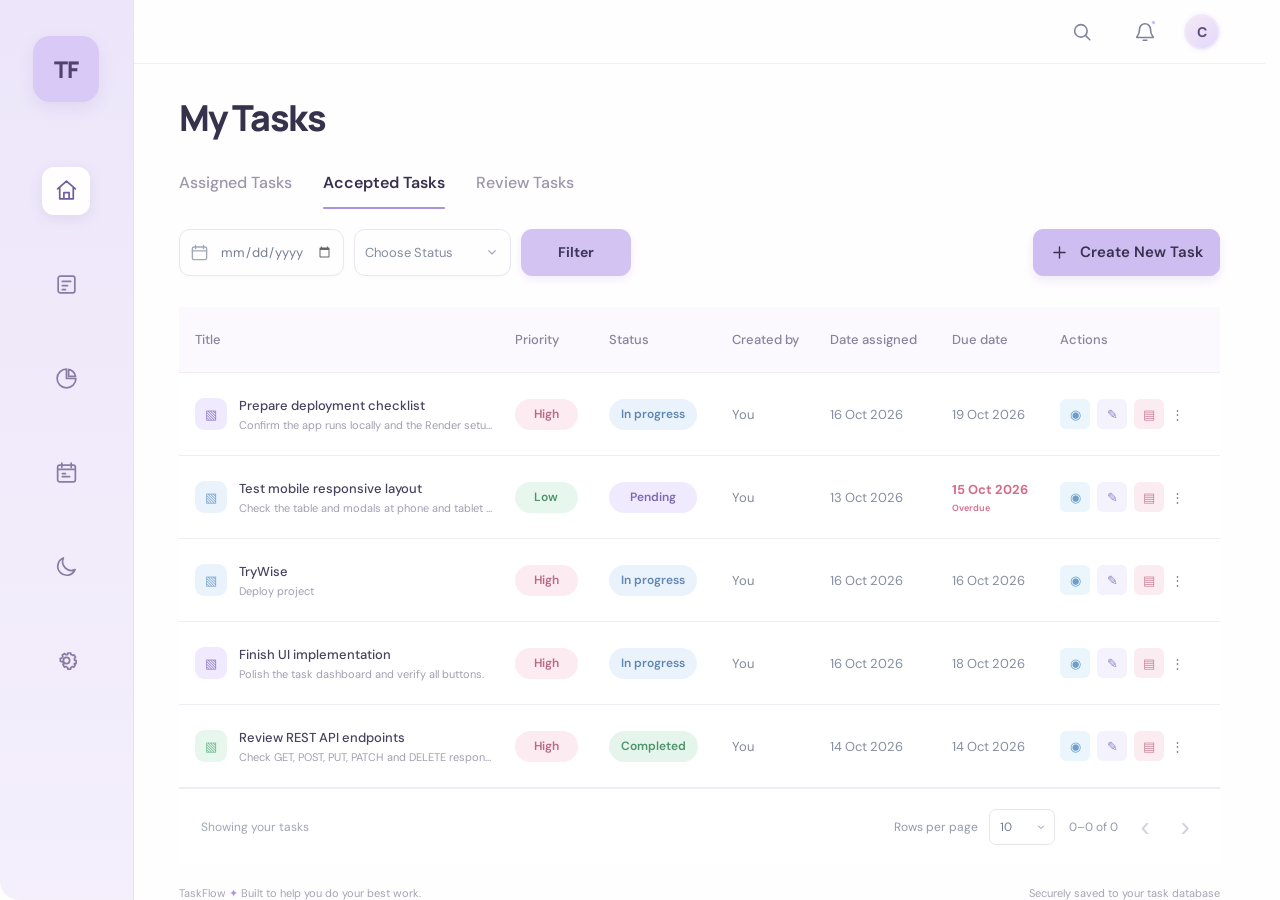
<file: task_manager_app/preview.html>
<!doctype html>
<html lang="en">
<head>
  <meta charset="utf-8">
  <meta name="viewport" content="width=device-width, initial-scale=1">
  <meta name="theme-color" content="#142448">
  <title>TaskFlow — My Tasks</title>
  <link rel="stylesheet" href="static/styles.css">
</head>
<body>
  <div class="app-shell">
    <aside class="sidebar" aria-label="Main navigation">
      <a class="brand" href="/" aria-label="TaskFlow home">TF</a>
      <nav class="side-nav">
        <button class="nav-icon active" type="button" data-nav="all" aria-label="All tasks" title="All tasks">
          <svg viewBox="0 0 24 24" aria-hidden="true"><path d="M3.5 10.5 12 3l8.5 7.5M5.5 9v11h13V9M9.5 20v-6h5v6"/></svg>
        </button>
        <button class="nav-icon" type="button" data-nav="pending" aria-label="Pending tasks" title="Pending tasks">
          <svg viewBox="0 0 24 24" aria-hidden="true"><rect x="4" y="4" width="16" height="16" rx="2"/><path d="M8 9h8M8 13h5M8 17h3"/></svg>
        </button>
        <button class="nav-icon" type="button" data-nav="completed" aria-label="Completed tasks" title="Completed tasks">
          <svg viewBox="0 0 24 24" aria-hidden="true"><path d="M12 3a9 9 0 1 0 9 9h-9z"/><path d="M14 3.3A8.8 8.8 0 0 1 20.7 10H14z"/></svg>
        </button>
        <button class="nav-icon" type="button" id="calendarNav" aria-label="Filter tasks by deadline" title="Filter by deadline">
          <svg viewBox="0 0 24 24" aria-hidden="true"><rect x="3.5" y="5" width="17" height="16" rx="2"/><path d="M7.5 3v4M16.5 3v4M4 9h16M8 13h3M8 16h7"/></svg>
        </button>
        <button class="nav-icon" type="button" id="themeToggle" aria-label="Toggle dark mode" title="Toggle theme">
          <svg viewBox="0 0 24 24" aria-hidden="true"><path d="M20.2 15A8.5 8.5 0 0 1 9 3.8 8.6 8.6 0 1 0 20.2 15Z"/></svg>
        </button>
        <button class="nav-icon" type="button" id="settingsButton" aria-label="Settings" title="Settings">
          <svg viewBox="0 0 24 24" aria-hidden="true"><circle cx="12" cy="12" r="3"/><path d="m19.4 15 .1.1 1.1.9-1.4 2.4-1.4-.6a7.6 7.6 0 0 1-1.6.9l-.2 1.5h-2.8l-.2-1.5a7.6 7.6 0 0 1-1.6-.9l-1.4.6-1.4-2.4 1.1-.9A7.5 7.5 0 0 1 7.6 13l-1.5-.3v-2.8l1.5-.2a7.6 7.6 0 0 1 .9-1.6l-.6-1.4 2.4-1.4.9 1.1a7.5 7.5 0 0 1 1.8-.1l.3-1.5h2.8l.2 1.5a7.6 7.6 0 0 1 1.6.9l1.4-.6 1.4 2.4-1.1.9a7.5 7.5 0 0 1 .1 1.8l1.5.3v2.8l-1.5.2a7.6 7.6 0 0 1-.3.4Z"/></svg>
        </button>
      </nav>
    </aside>

    <main class="main-panel">
      <header class="topbar">
        <div class="breadcrumbs"><span class="crumb-dot"></span><span>Workspace</span><span class="crumb-slash">/</span><strong>Tasks</strong></div>
        <div class="top-actions">
          <label class="search-wrap" id="topSearchWrap">
            <svg viewBox="0 0 24 24" aria-hidden="true"><circle cx="10.8" cy="10.8" r="6.8"/><path d="m16 16 4.5 4.5"/></svg>
            <input id="searchInput" type="search" placeholder="Search tasks..." aria-label="Search tasks">
          </label>
          <button class="icon-button notification-button" type="button" id="notificationsButton" aria-label="Notifications" title="Notifications">
            <svg viewBox="0 0 24 24" aria-hidden="true"><path d="M18 9a6 6 0 0 0-12 0c0 7-3 7-3 9h18c0-2-3-2-3-9M10 21h4"/></svg><span class="notification-dot"></span>
          </button>
          <button class="avatar-button" type="button" id="profileButton" aria-label="Profile" title="Your profile">C</button>
        </div>
      </header>

      <section class="page-content">
        <div class="page-heading-row">
          <div>
            <p class="eyebrow">YOUR WORKSPACE</p>
            <h1>My Tasks</h1>
            <p class="page-subtitle">Keep your day clear, focused, and moving forward.</p>
          </div>
        </div>

        <div class="stats-strip" aria-label="Task summary">
          <div class="stat-item"><span class="stat-mark stat-mark-total"></span><div><span class="stat-label">Total tasks</span><strong id="totalCount">0</strong></div></div>
          <div class="stat-divider"></div>
          <div class="stat-item"><span class="stat-mark stat-mark-pending"></span><div><span class="stat-label">Pending</span><strong id="pendingCount">0</strong></div></div>
          <div class="stat-divider"></div>
          <div class="stat-item"><span class="stat-mark stat-mark-complete"></span><div><span class="stat-label">Completed</span><strong id="completedCount">0</strong></div></div>
          <div class="stat-divider"></div>
          <div class="stat-item"><span class="stat-mark stat-mark-overdue"></span><div><span class="stat-label">Overdue</span><strong id="overdueCount">0</strong></div></div>
        </div>

        <div class="task-toolbar">
          <div class="tabs" role="tablist" aria-label="Task status tabs">
            <button class="tab" type="button" role="tab" aria-selected="false" data-tab="pending">Assigned Tasks</button>
            <button class="tab active" type="button" role="tab" aria-selected="true" data-tab="all">Accepted Tasks <span class="tab-count" id="allTabCount">0</span></button>
            <button class="tab" type="button" role="tab" aria-selected="false" data-tab="completed">Review Tasks</button>
          </div>
          <div class="toolbar-controls">
          <div class="filter-row">
            <label class="filter-control date-control">
              <svg viewBox="0 0 24 24" aria-hidden="true"><rect x="3" y="5" width="18" height="16" rx="2"/><path d="M7 3v4M17 3v4M3 10h18"/></svg>
              <input id="deadlineFilter" type="date" aria-label="Filter by deadline" title="Filter by deadline">
            </label>
            <label class="filter-control select-control">
              <select id="statusFilter" aria-label="Choose status">
                <option value="all">Choose Status</option>
                <option value="pending">Pending</option>
                <option value="in_progress">In progress</option>
                <option value="completed">Completed</option>
              </select>
              <svg viewBox="0 0 24 24" aria-hidden="true"><path d="m7 10 5 5 5-5"/></svg>
            </label>
            <label class="filter-control select-control priority-control">
              <select id="priorityFilter" aria-label="Choose priority">
                <option value="all">All priorities</option>
                <option value="high">High priority</option>
                <option value="medium">Medium priority</option>
                <option value="low">Low priority</option>
              </select>
              <svg viewBox="0 0 24 24" aria-hidden="true"><path d="m7 10 5 5 5-5"/></svg>
            </label>
            <button class="filter-button" type="button" id="applyFiltersButton">Filter</button>
            <button class="clear-filter-button" type="button" id="clearFiltersButton" title="Clear all filters">Clear</button>
          </div>
          <button class="primary-button" type="button" id="createTaskButton">
            <svg viewBox="0 0 24 24" aria-hidden="true"><path d="M12 5v14M5 12h14"/></svg>
            <span>Create New Task</span>
          </button>
          </div>
        </div>

        <div class="table-card">
          <div class="table-topline"><div><h2>Task list</h2><span id="tableResultLabel">Your tasks, all in one place</span></div><span class="live-indicator"><span></span> Live list</span></div>
          <div class="table-scroll">
            <table>
              <thead><tr>
                <th class="task-title-col">Title</th><th>Priority</th><th>Status</th><th>Created by</th><th>Date assigned</th><th>Due date</th><th class="actions-heading">Actions</th>
              </tr></thead>
              <tbody id="taskTableBody">
                
<tr><td><div class="task-title-cell"><span class="task-marker">▧</span><div class="task-name"><strong>Prepare deployment checklist</strong><small>Confirm the app runs locally and the Render setup is ready...</small></div></td><td><span class="priority-pill priority-high">High</span></td><td><button class="status-pill status-in_progress">In progress</button></td><td>You</td><td class="date-cell">16 Oct 2026</td><td class="date-cell">19 Oct 2026</td><td><div class="actions-cell"><button class="action-icon view-action">◉</button><button class="action-icon">✎</button><button class="action-icon delete-action">▤</button><span class="action-wrap">⋮</span></div></td></tr>
<tr><td><div class="task-title-cell"><span class="task-marker marker-blue">▧</span><div class="task-name"><strong>Test mobile responsive layout</strong><small>Check the table and modals at phone and tablet widths...</small></div></td><td><span class="priority-pill priority-low">Low</span></td><td><button class="status-pill status-pending">Pending</button></td><td>You</td><td class="date-cell">13 Oct 2026</td><td class="date-cell overdue-date">15 Oct 2026<span class="overdue-label">Overdue</span></td><td><div class="actions-cell"><button class="action-icon view-action">◉</button><button class="action-icon">✎</button><button class="action-icon delete-action">▤</button><span class="action-wrap">⋮</span></div></td></tr>
<tr><td><div class="task-title-cell"><span class="task-marker marker-blue">▧</span><div class="task-name"><strong>TryWise</strong><small>Deploy project</small></div></td><td><span class="priority-pill priority-high">High</span></td><td><button class="status-pill status-in_progress">In progress</button></td><td>You</td><td class="date-cell">16 Oct 2026</td><td class="date-cell">16 Oct 2026</td><td><div class="actions-cell"><button class="action-icon view-action">◉</button><button class="action-icon">✎</button><button class="action-icon delete-action">▤</button><span class="action-wrap">⋮</span></div></td></tr>
<tr><td><div class="task-title-cell"><span class="task-marker">▧</span><div class="task-name"><strong>Finish UI implementation</strong><small>Polish the task dashboard and verify all buttons.</small></div></td><td><span class="priority-pill priority-high">High</span></td><td><button class="status-pill status-in_progress">In progress</button></td><td>You</td><td class="date-cell">16 Oct 2026</td><td class="date-cell">18 Oct 2026</td><td><div class="actions-cell"><button class="action-icon view-action">◉</button><button class="action-icon">✎</button><button class="action-icon delete-action">▤</button><span class="action-wrap">⋮</span></div></td></tr>
<tr><td><div class="task-title-cell"><span class="task-marker marker-green">▧</span><div class="task-name"><strong>Review REST API endpoints</strong><small>Check GET, POST, PUT, PATCH and DELETE responses.</small></div></td><td><span class="priority-pill priority-high">High</span></td><td><button class="status-pill status-completed">Completed</button></td><td>You</td><td class="date-cell">14 Oct 2026</td><td class="date-cell">14 Oct 2026</td><td><div class="actions-cell"><button class="action-icon view-action">◉</button><button class="action-icon">✎</button><button class="action-icon delete-action">▤</button><span class="action-wrap">⋮</span></div></td></tr>

              </tbody>
            </table>
          </div>
          <div class="table-footer">
            <span class="footer-note" id="footerNote">Showing your tasks</span>
            <div class="pagination-controls"><label>Rows per page <select id="rowsPerPage" aria-label="Rows per page"><option value="5">5</option><option value="10" selected>10</option><option value="20">20</option></select></label><span id="paginationLabel">0–0 of 0</span><button class="page-arrow" id="prevPage" type="button" aria-label="Previous page" disabled>‹</button><button class="page-arrow" id="nextPage" type="button" aria-label="Next page" disabled>›</button></div>
          </div>
        </div>
        <footer class="page-footer"><span>TaskFlow <span class="footer-heart">✦</span> Built to help you do your best work.</span><span>Securely saved to your task database</span></footer>
      </section>
    </main>
  </div>

  <div class="toast-region" id="toastRegion" aria-live="polite" aria-atomic="true"></div>

  <div class="modal-backdrop" id="taskModalBackdrop" hidden>
    <section class="task-modal" role="dialog" aria-modal="true" aria-labelledby="modalTitle">
      <div class="modal-header"><div><p class="eyebrow" id="modalEyebrow">TASK DETAILS</p><h2 id="modalTitle">Create a task</h2></div><button class="modal-close" type="button" data-close-modal aria-label="Close dialog">×</button></div>
      <form id="taskForm" novalidate>
        <input type="hidden" id="taskId">
        <label class="form-field"><span>Task title <b>*</b></span><input id="taskTitle" name="title" maxlength="180" placeholder="e.g. Prepare the project demo" required><small class="field-error" id="titleError"></small></label>
        <label class="form-field"><span>Description <em>Optional</em></span><textarea id="taskDescription" name="description" rows="3" placeholder="Add a few details so you know what to do..."></textarea></label>
        <div class="form-grid">
          <label class="form-field"><span>Due date</span><input id="taskDeadline" name="deadline" type="date"></label>
          <label class="form-field"><span>Priority</span><select id="taskPriority" name="priority"><option value="low">Low</option><option value="medium" selected>Medium</option><option value="high">High</option></select></label>
        </div>
        <label class="form-field"><span>Status</span><select id="taskStatus" name="status"><option value="pending">Pending</option><option value="in_progress">In progress</option><option value="completed">Completed</option></select></label>
        <div class="modal-footer"><button class="secondary-button" type="button" data-close-modal>Cancel</button><button class="primary-button" type="submit" id="saveTaskButton">Save task <span aria-hidden="true">→</span></button></div>
      </form>
    </section>
  </div>

  <div class="modal-backdrop" id="detailModalBackdrop" hidden>
    <section class="task-modal detail-modal" role="dialog" aria-modal="true" aria-labelledby="detailTitle">
      <div class="modal-header"><div><p class="eyebrow">TASK OVERVIEW</p><h2 id="detailTitle">Task details</h2></div><button class="modal-close" type="button" data-close-detail aria-label="Close dialog">×</button></div>
      <div id="detailContent" class="detail-content"></div>
      <div class="modal-footer"><button class="secondary-button" type="button" data-close-detail>Close</button><button class="primary-button" type="button" id="editFromDetails">Edit task <span aria-hidden="true">→</span></button></div>
    </section>
  </div>

  <div class="confirm-backdrop" id="confirmBackdrop" hidden>
    <section class="confirm-card" role="alertdialog" aria-modal="true" aria-labelledby="confirmTitle">
      <span class="confirm-icon">!</span><h2 id="confirmTitle">Delete this task?</h2><p>This action can't be undone. The task will be permanently removed.</p>
      <div class="modal-footer"><button class="secondary-button" type="button" id="cancelDelete">Keep task</button><button class="danger-button" type="button" id="confirmDelete">Delete task</button></div>
    </section>
  </div>
</body>
</html>
</file>
<file: task_manager_app/static/styles.css>
@import url('https://fonts.googleapis.com/css2?family=DM+Sans:wght@400;500;600;700&family=Manrope:wght@400;500;600;700;800&display=swap');

:root{--navy:#142344;--navy-2:#20355f;--ink:#172544;--muted:#8991a4;--muted-2:#a4abba;--line:#e8ebf2;--paper:#fff;--canvas:#f5f6fb;--lavender:#c9bcf3;--lavender-2:#eee9fd;--lavender-deep:#7865b6;--blue-bg:#e8f2fc;--blue:#4f81b4;--green-bg:#e2f8ec;--green:#2e9b68;--pink-bg:#fceaf0;--pink:#c96686;--amber-bg:#fff3dc;--amber:#b98027;--red:#d9607e;--shadow:0 14px 40px rgba(26,39,75,.08);--radius:19px}
*{box-sizing:border-box}html{min-height:100%;background:var(--canvas)}body{margin:0;color:var(--ink);font-family:'DM Sans',Arial,sans-serif;font-size:14px;background:var(--canvas);min-height:100vh}.app-shell{display:flex;min-height:100vh;max-width:1800px;margin:0 auto;background:var(--paper);box-shadow:0 0 50px rgba(34,45,84,.06)}button,input,select,textarea{font:inherit}button{cursor:pointer}button:focus-visible,input:focus-visible,select:focus-visible,textarea:focus-visible{outline:3px solid rgba(151,131,222,.3);outline-offset:2px}svg{width:20px;height:20px;fill:none;stroke:currentColor;stroke-width:1.75;stroke-linecap:round;stroke-linejoin:round}
.sidebar{width:110px;background:linear-gradient(180deg,#122143 0%,#162448 100%);color:#c5cce0;display:flex;align-items:center;flex-direction:column;padding:30px 0 27px;flex-shrink:0;border-radius:0 0 19px 0;position:relative;z-index:2}.brand{width:58px;height:58px;display:grid;place-items:center;border-radius:17px;background:#d4c8fa;color:#17264a;font:800 22px Manrope,sans-serif;letter-spacing:-1px;text-decoration:none;box-shadow:0 5px 16px rgba(8,15,35,.15)}.side-nav,.sidebar-bottom{display:flex;flex-direction:column;align-items:center;gap:23px}.side-nav{margin-top:55px}.sidebar-bottom{margin-top:auto;gap:20px}.nav-icon{width:47px;height:47px;display:grid;place-items:center;color:#c6cde0;border:0;background:transparent;border-radius:14px;transition:background .18s,color .18s,transform .18s}.nav-icon svg{width:24px;height:24px;stroke-width:1.65}.nav-icon:hover{background:rgba(255,255,255,.09);color:#fff;transform:translateY(-1px)}.nav-icon.active{color:#d6cafa;background:rgba(204,192,246,.13)}.main-panel{min-width:0;flex:1;background:#fff;border-radius:0 0 21px 0}.topbar{height:78px;padding:0 clamp(24px,3.5vw,53px);display:flex;align-items:center;justify-content:space-between;border-bottom:1px solid rgba(236,238,246,.52)}.breadcrumbs{display:flex;align-items:center;gap:11px;color:#9aa1b1;font-size:12px}.breadcrumbs strong{color:#566079;font-weight:600}.crumb-dot{width:7px;height:7px;background:#a99ae1;border-radius:50%;box-shadow:0 0 0 4px #f2efff}.crumb-slash{color:#d1d4de}.top-actions{display:flex;align-items:center;gap:24px}.search-wrap{display:flex;align-items:center;gap:9px;min-width:26px}.search-wrap svg{color:#7d879d;width:22px;height:22px;flex-shrink:0}.search-wrap input{width:0;min-width:0;border:0;outline:0;opacity:0;padding:8px 0;color:var(--ink);transition:width .2s,opacity .2s}.search-wrap.open input,.search-wrap:focus-within input{width:170px;opacity:1;border-bottom:1px solid #e5e1f7}.icon-button{position:relative;display:grid;place-items:center;width:30px;height:34px;color:#7b859a;border:0;background:transparent}.icon-button svg{width:22px;height:22px}.notification-dot{position:absolute;right:2px;top:5px;width:5px;height:5px;background:#d6bdf2;border:1px solid #fff;border-radius:50%}.avatar-button{width:36px;height:36px;border-radius:50%;background:linear-gradient(145deg,#f4d7d8,#d9d6f4);color:#413b60;font-weight:800;border:2px solid #f0eef8;box-shadow:0 0 0 3px #faf9fd;display:grid;place-items:center}.page-content{padding:28px clamp(24px,3.5vw,53px) 23px;max-width:1680px;margin:0 auto}.page-heading-row{display:flex;align-items:center;justify-content:space-between;gap:20px;margin:8px 0 24px}.eyebrow{margin:0 0 8px;color:#a09ab9;font:700 9px Manrope,sans-serif;letter-spacing:1.8px}.page-heading-row h1{font:800 clamp(29px,2.6vw,36px) Manrope,sans-serif;letter-spacing:-1.7px;margin:0;color:#172747}.heading-period{color:#b8a6ed}.page-subtitle{margin:8px 0 0;color:#9ba2b1;font-size:13px}.primary-button{display:inline-flex;justify-content:center;align-items:center;gap:11px;padding:13px 19px;border:1px solid var(--navy);border-radius:9px;background:var(--navy);color:#fff;font-weight:600;white-space:nowrap;box-shadow:0 5px 10px rgba(20,35,68,.09);transition:transform .15s,box-shadow .15s,background .15s}.primary-button:hover{background:#21365f;box-shadow:0 8px 17px rgba(20,35,68,.15);transform:translateY(-1px)}.primary-button svg{width:19px;height:19px}.stats-strip{display:flex;align-items:center;gap:27px;padding:15px 19px;background:linear-gradient(110deg,#fbfaff,#fff);border:1px solid #efedf7;border-radius:13px;margin-bottom:26px;min-height:82px}.stat-item{display:flex;align-items:center;gap:11px;min-width:95px}.stat-mark{width:9px;height:32px;border-radius:20px;background:#c3b3ef}.stat-mark-pending{background:#9abde1}.stat-mark-complete{background:#9ce0be}.stat-mark-overdue{background:#f2b8c9}.stat-item>div{display:flex;flex-direction:column;gap:4px}.stat-label{font-size:11px;color:#9ba1b0}.stat-item strong{font:800 19px Manrope,sans-serif;color:#263456}.stat-divider{height:33px;width:1px;background:#ebeaf2}.task-toolbar{display:flex;flex-direction:column;gap:19px;margin-bottom:15px}.tabs{display:flex;align-items:center;gap:30px;border-bottom:1px solid #f0f0f5;white-space:nowrap;overflow-x:auto}.tab{display:flex;align-items:center;gap:7px;position:relative;min-height:43px;padding:0 0 11px;border:0;background:transparent;color:#9a9faf;font-size:13px;font-weight:600}.tab:after{content:"";position:absolute;bottom:-1px;left:0;width:100%;height:2.5px;border-radius:8px;background:transparent}.tab:hover{color:#4f5873}.tab.active{color:#263451}.tab.active:after{background:#8d7bc7}.tab-count{display:inline-grid;place-items:center;min-width:20px;height:19px;border-radius:6px;background:#f1edfc;color:#8170bb;font-size:10px;padding:0 5px}.tab:not(.active) .tab-count{background:#f5f6fa;color:#a2a7b5}.filter-row{display:flex;align-items:center;gap:9px;flex-wrap:wrap}.filter-control{height:43px;display:flex;align-items:center;gap:10px;padding:0 13px;border:1px solid #e3e5ed;border-radius:9px;background:#fff;color:#969daf;box-shadow:0 2px 4px rgba(30,44,75,.015)}.filter-control:focus-within{border-color:#c3b5ed;box-shadow:0 0 0 3px rgba(193,177,238,.12)}.filter-control svg{width:19px;height:19px;flex-shrink:0;color:#a3a8b7}.date-control{width:173px}.date-control input{min-width:0;width:100%;border:0;background:transparent;color:#757e93;outline:0;font-size:12px}.date-control input::-webkit-calendar-picker-indicator{opacity:.6;cursor:pointer}.select-control{position:relative;width:167px;padding-right:11px}.select-control select{appearance:none;width:100%;min-width:0;padding:0 17px 0 0;border:0;outline:0;background:transparent;color:#858da0;font-size:12px;cursor:pointer}.select-control>svg{position:absolute;right:10px;width:16px;height:16px;pointer-events:none}.priority-control{width:145px}.filter-button{height:43px;padding:0 22px;border:1px solid #c6b9f1;background:#c9bcf3;color:#243151;border-radius:9px;font-weight:700;font-size:12px;box-shadow:0 3px 7px rgba(168,153,226,.14);transition:background .15s}.filter-button:hover{background:#b8a8ed}.clear-filter-button{border:0;background:transparent;color:#9a90c4;padding:9px 4px;font-size:12px;font-weight:600}.table-card{border:1px solid #eeeff5;border-radius:14px;background:#fff;box-shadow:0 8px 23px rgba(31,47,87,.025);overflow:hidden}.table-topline{display:flex;justify-content:space-between;align-items:center;padding:16px 19px 15px;border-bottom:1px solid #f0f1f6}.table-topline h2{margin:0 0 4px;font:700 14px Manrope,sans-serif;color:#283655}.table-topline>div span{font-size:11px;color:#a1a7b5}.live-indicator{display:flex;align-items:center;gap:7px;color:#9da5b5;font-size:10px}.live-indicator span{width:6px;height:6px;border-radius:50%;background:#79d6ab;box-shadow:0 0 0 3px #e9faf1}.table-scroll{overflow-x:auto}table{width:100%;border-collapse:collapse;text-align:left;white-space:nowrap}thead{background:#fafafd}th{height:49px;color:#8991a4;font-size:10px;font-weight:700;padding:0 12px;letter-spacing:.1px}th:first-child,td:first-child{padding-left:20px}th:last-child,td:last-child{padding-right:20px}.task-title-col{min-width:190px}td{height:68px;border-top:1px solid #eff0f5;color:#81899b;font-size:11px;padding:0 12px}tbody tr{transition:background .15s}tbody tr:hover{background:#fdfcff}.task-title-cell{display:flex;align-items:center;gap:10px;max-width:285px}.task-marker{width:30px;height:30px;flex-shrink:0;display:grid;place-items:center;border-radius:9px;background:#f0edfc;color:#9a88d9}.task-marker svg{width:16px;height:16px}.task-marker.marker-green{background:#e6f8ef;color:#65bf91}.task-marker.marker-blue{background:#eaf3fd;color:#78a9d6}.task-name{min-width:0}.task-name strong{display:block;color:#414c66;font-size:11px;font-weight:600;max-width:230px;overflow:hidden;text-overflow:ellipsis}.task-name small{display:block;color:#a4aab8;margin-top:4px;max-width:230px;overflow:hidden;text-overflow:ellipsis;font-size:10px}.priority-pill,.status-pill{display:inline-flex;align-items:center;justify-content:center;gap:5px;min-width:61px;min-height:27px;padding:5px 11px;border:0;border-radius:99px;font-size:10px;font-weight:600;white-space:nowrap}.priority-pill.priority-high{background:var(--pink-bg);color:var(--pink)}.priority-pill.priority-medium{background:var(--amber-bg);color:var(--amber)}.priority-pill.priority-low{background:#e9f7ef;color:#4caa7c}.status-pill{cursor:pointer;min-width:83px}.status-pill.status-pending{background:var(--lavender-2);color:#8472bd}.status-pill.status-in_progress{background:var(--blue-bg);color:var(--blue)}.status-pill.status-completed{background:var(--green-bg);color:var(--green)}.status-pill:hover{filter:saturate(1.15);box-shadow:0 0 0 2px rgba(130,115,190,.07)}.overdue-label{display:block;margin-top:4px;color:#d46d89;font-size:9px;font-weight:600}.date-cell{font-variant-numeric:tabular-nums;color:#858da0}.date-cell.overdue-date{color:#d46d89;font-weight:700}.actions-cell{display:flex;align-items:center;gap:6px;height:68px}.action-icon{display:grid;place-items:center;width:29px;height:29px;border:0;border-radius:7px;background:#f4f2fc;color:#9483c6;transition:transform .12s,background .12s}.action-icon svg{width:15px;height:15px;stroke-width:1.9}.action-icon:hover{transform:translateY(-1px);background:#e9e3fb}.action-icon.view-action{background:#ebf5fc;color:#6e9fca}.action-icon.delete-action{background:#fbecf1;color:#ce8298}.action-icon.delete-action:hover{background:#f8dfe7}.action-icon.more-action{background:transparent;color:#8790a3;width:23px}.action-wrap{position:relative}.more-menu{position:absolute;right:0;top:34px;z-index:5;width:155px;padding:5px;background:#fff;border:1px solid #ececf4;border-radius:9px;box-shadow:0 10px 28px rgba(21,35,68,.14)}.more-menu button{width:100%;text-align:left;border:0;background:transparent;padding:9px 10px;border-radius:6px;color:#616b82;font-size:11px}.more-menu button:hover{background:#f5f2ff;color:#6653a2}.empty-state,.loading-state{min-height:195px;display:flex;flex-direction:column;align-items:center;justify-content:center;gap:9px;color:#a0a6b4;font-size:12px;white-space:normal;text-align:center;padding:25px}.empty-illustration{width:46px;height:46px;border-radius:15px;background:#f2efff;color:#9584d1;display:grid;place-items:center;margin-bottom:3px}.empty-illustration svg{width:22px;height:22px}.empty-state strong{color:#5f6880;font:700 13px Manrope,sans-serif}.empty-state p{margin:0;max-width:260px;line-height:1.6;color:#a1a7b4}.empty-state .primary-button{margin-top:5px;padding:10px 14px;font-size:11px}.spinner{width:17px;height:17px;border:2px solid #e7e1fa;border-top-color:#927fd0;border-radius:50%;animation:spin .8s linear infinite}@keyframes spin{to{transform:rotate(360deg)}}.table-footer{display:flex;justify-content:space-between;align-items:center;gap:15px;padding:14px 19px;border-top:1px solid #eff0f5;min-height:65px}.footer-note{color:#a0a6b4;font-size:10px}.pagination-controls{display:flex;align-items:center;gap:14px;color:#9299aa;font-size:10px}.pagination-controls label{display:flex;align-items:center;gap:11px}.pagination-controls select{appearance:none;min-width:57px;height:32px;padding:0 23px 0 10px;background:#fff url("data:image/svg+xml,%3Csvg xmlns='http://www.w3.org/2000/svg' width='12' height='12' viewBox='0 0 24 24' fill='none' stroke='%238b92a1' stroke-width='2' stroke-linecap='round' stroke-linejoin='round'%3E%3Cpath d='m7 10 5 5 5-5'/%3E%3C/svg%3E") no-repeat right 7px center;border:1px solid #e5e6ee;border-radius:7px;color:#747d90;font-size:11px}.page-arrow{width:26px;height:29px;display:grid;place-items:center;border:0;border-radius:6px;background:transparent;color:#758098;font:28px/1 Arial,sans-serif;padding:0}.page-arrow:hover:not(:disabled){background:#f3f0fc;color:#7d6ab9}.page-arrow:disabled{opacity:.34;cursor:default}.page-footer{display:flex;justify-content:space-between;gap:18px;margin-top:23px;color:#b0b4c1;font-size:10px}.footer-heart{color:#baa9ea}.toast-region{position:fixed;right:24px;bottom:24px;z-index:30;display:flex;flex-direction:column;gap:10px}.toast{display:flex;align-items:center;gap:10px;min-width:230px;max-width:350px;padding:13px 16px;background:#172747;color:#fff;border:1px solid rgba(255,255,255,.15);border-radius:11px;box-shadow:0 12px 30px rgba(18,34,68,.2);font-size:12px;animation:toast-in .2s ease-out}.toast.toast-error{background:#8d3d56}.toast.toast-success:before{content:'✓';display:grid;place-items:center;width:20px;height:20px;border-radius:50%;background:#d8f6e6;color:#287e56;font-weight:800}@keyframes toast-in{from{transform:translateY(7px);opacity:0}to{transform:translateY(0);opacity:1}}
.modal-backdrop,.confirm-backdrop{position:fixed;inset:0;z-index:20;display:grid;place-items:center;padding:20px;background:rgba(17,29,55,.44);backdrop-filter:blur(4px)}[hidden]{display:none!important}.task-modal,.confirm-card{width:min(100%,550px);max-height:calc(100vh - 35px);overflow:auto;padding:25px;background:#fff;border:1px solid rgba(255,255,255,.65);border-radius:18px;box-shadow:0 24px 70px rgba(17,29,55,.24);animation:modal-in .18s ease-out}@keyframes modal-in{from{opacity:0;transform:translateY(8px) scale(.99)}to{opacity:1;transform:translateY(0) scale(1)}}.modal-header{display:flex;align-items:flex-start;justify-content:space-between;gap:15px;margin-bottom:22px}.modal-header h2,.confirm-card h2{margin:0;color:#1f2e4c;font:800 22px Manrope,sans-serif;letter-spacing:-.7px}.modal-close{width:33px;height:33px;border:0;border-radius:9px;background:#f5f4fa;color:#778099;font-size:24px;line-height:1}.modal-close:hover{background:#eeeafd;color:#6352a0}.form-field{display:flex;flex-direction:column;gap:8px;margin-bottom:16px;min-width:0}.form-field>span{color:#4c5670;font-weight:700;font-size:12px}.form-field b{color:#cf6f88}.form-field em{font-style:normal;font-weight:400;color:#a5aaba;font-size:10px;margin-left:6px}.form-field input,.form-field textarea,.form-field select{width:100%;border:1px solid #e2e5ed;border-radius:9px;outline:0;padding:12px 13px;background:#fff;color:#394561;font-size:12px;transition:border-color .15s,box-shadow .15s}.form-field input:focus,.form-field textarea:focus,.form-field select:focus{border-color:#bfb1ee;box-shadow:0 0 0 3px rgba(191,177,238,.14)}.form-field input::placeholder,.form-field textarea::placeholder{color:#b1b6c3}.form-field textarea{resize:vertical;min-height:82px}.field-error{color:#cf5c7a;font-size:11px;min-height:0}.form-grid{display:grid;grid-template-columns:1fr 1fr;gap:15px}.modal-footer{display:flex;justify-content:flex-end;align-items:center;gap:9px;margin-top:23px}.secondary-button,.danger-button{display:inline-flex;align-items:center;justify-content:center;gap:8px;padding:11px 15px;border:1px solid #e4e6ee;border-radius:9px;background:#fff;color:#757d92;font-size:12px;font-weight:700}.secondary-button:hover{background:#f8f7fc;border-color:#d7d1ef}.modal-footer .primary-button{padding:11px 16px;font-size:12px}.danger-button{background:#cf5474;color:#fff;border-color:#cf5474}.danger-button:hover{background:#b94665}.detail-content{display:flex;flex-direction:column;gap:15px}.detail-description{margin:0;white-space:pre-wrap;color:#7e879b;line-height:1.7;font-size:13px}.detail-grid{display:grid;grid-template-columns:1fr 1fr;gap:10px}.detail-item{padding:13px;border:1px solid #eeeef5;border-radius:10px;background:#fbfbfe}.detail-item span{display:block;color:#a1a7b6;font-size:10px;margin-bottom:6px}.detail-item strong{color:#3f4b66;font-size:12px}.detail-overdue{color:#d05e7b!important}.confirm-card{width:min(100%,390px);text-align:center;padding:28px}.confirm-icon{display:grid;place-items:center;width:43px;height:43px;margin:0 auto 15px;border-radius:14px;background:#fbeaf0;color:#c95e7c;font:800 22px Manrope,sans-serif}.confirm-card h2{font-size:19px}.confirm-card p{margin:10px 0 0;color:#949bac;font-size:12px;line-height:1.6}.confirm-card .modal-footer{justify-content:center}.confirm-card .secondary-button,.confirm-card .danger-button{min-width:110px}
body.dark-mode{--ink:#edf0fa;--muted:#a4aec4;--line:#343d57;--paper:#1c2741;--canvas:#101a31;background:var(--canvas);color:var(--ink)}body.dark-mode .app-shell,body.dark-mode .main-panel{background:#1c2741}body.dark-mode .topbar,body.dark-mode .tabs,body.dark-mode .table-topline,body.dark-mode td,body.dark-mode .table-footer{border-color:#303b58}body.dark-mode .page-heading-row h1,body.dark-mode .table-topline h2,body.dark-mode .task-name strong,body.dark-mode .stat-item strong{color:#edf0fa}body.dark-mode .stats-strip,body.dark-mode .table-card,body.dark-mode .filter-control,body.dark-mode .pagination-controls select{background:#202c49;border-color:#343e5b}body.dark-mode thead{background:#24314f}body.dark-mode .tab.active{color:#f5f3ff}body.dark-mode .task-name small,body.dark-mode td,body.dark-mode .page-subtitle,body.dark-mode .breadcrumbs{color:#aab3c9}body.dark-mode .search-wrap input,body.dark-mode .form-field input,body.dark-mode .form-field textarea,body.dark-mode .form-field select{background:#202c49;color:#edf0fa;border-color:#3c4665}body.dark-mode .task-modal,body.dark-mode .confirm-card{background:#1c2741;border-color:#3c4665}body.dark-mode .modal-header h2,body.dark-mode .confirm-card h2{color:#edf0fa}body.dark-mode .form-field>span,body.dark-mode .detail-item strong{color:#d9def0}body.dark-mode .detail-item{background:#202c49;border-color:#343e5b}body.dark-mode .modal-close,body.dark-mode .secondary-button{background:#26324f;color:#c7cde0;border-color:#414c69}body.dark-mode .table-topline>div span,body.dark-mode .footer-note{color:#aab3c9}
@media(min-width:1450px){.page-content{padding-top:38px}.stats-strip{margin-bottom:32px}.task-toolbar{gap:23px}.table-card{margin-top:0}}
@media(max-width:1120px){.sidebar{width:82px}.brand{width:52px;height:52px}.page-content{padding-left:26px;padding-right:26px}.topbar{padding-left:26px;padding-right:26px}.stats-strip{gap:19px}.stat-item{min-width:75px}.filter-row{gap:8px}.priority-control{width:137px}.select-control{width:155px}.date-control{width:160px}th,td{padding-left:9px;padding-right:9px}.task-title-col{min-width:170px}.task-marker{display:none}}
@media(max-width:760px){.app-shell{display:block}.sidebar{position:fixed;bottom:0;left:0;right:0;width:auto;height:68px;padding:7px 14px;flex-direction:row;justify-content:space-around;border-radius:16px 16px 0 0;box-shadow:0 -7px 25px rgba(10,21,46,.13)}.brand{width:43px;height:43px;font-size:17px;border-radius:13px}.side-nav,.sidebar-bottom{flex-direction:row;gap:5px;margin:0}.nav-icon{width:42px;height:42px}.nav-icon svg{width:22px;height:22px}.sidebar-bottom{margin:0}.main-panel{border-radius:0}.topbar{height:65px;padding:0 17px}.breadcrumbs{font-size:11px}.top-actions{gap:15px}.avatar-button{width:32px;height:32px}.page-content{padding:24px 17px 100px}.page-heading-row{align-items:flex-start;flex-direction:column;margin:3px 0 22px}.page-heading-row h1{font-size:31px}.page-subtitle{max-width:285px;line-height:1.5}.primary-button{padding:12px 15px}.page-heading-row>.primary-button{width:100%}.stats-strip{display:grid;grid-template-columns:1fr 1fr;gap:16px;padding:15px;margin-bottom:23px}.stat-divider{display:none}.stat-item{min-width:0}.task-toolbar{gap:15px}.tabs{gap:22px}.tab{font-size:12px}.filter-row{display:grid;grid-template-columns:1fr 1fr}.filter-control,.date-control,.select-control,.priority-control{width:100%;height:41px}.filter-button{height:41px}.clear-filter-button{justify-self:start}.table-topline{padding:14px}.table-scroll{margin:0}table{min-width:850px}th:first-child,td:first-child{padding-left:14px}th:last-child,td:last-child{padding-right:14px}.table-footer{align-items:flex-start;flex-direction:column;padding:13px 14px;gap:10px}.pagination-controls{width:100%;justify-content:space-between;gap:8px}.pagination-controls label{gap:5px}.page-footer{flex-direction:column;gap:6px;margin-top:18px}.search-wrap.open input,.search-wrap:focus-within input{width:min(33vw,130px)}.notification-button{display:none}.task-modal{padding:20px}.modal-header h2{font-size:20px}.form-grid{gap:10px}.form-field input,.form-field textarea,.form-field select{padding:11px}.confirm-card .modal-footer{flex-direction:column-reverse}.confirm-card .secondary-button,.confirm-card .danger-button{width:100%}}
@media(max-width:390px){.sidebar{padding-left:5px;padding-right:5px}.brand{width:37px;height:37px}.nav-icon{width:36px;height:39px}.side-nav,.sidebar-bottom{gap:1px}.top-actions{gap:9px}.stats-strip{gap:12px}.filter-row{grid-template-columns:1fr}.tabs{gap:18px}.tab{min-height:41px}}

/* Reference-match refinements: full-width workspace and evenly distributed sidebar. */
html, body { background: #fff; }
.app-shell { width: 100%; max-width: none; margin: 0; min-height: 100vh; }
.sidebar {
  width: clamp(104px, 10.45vw, 140px);
  min-height: 100vh;
  padding: 36px 0 24px;
  border-radius: 0 0 0 19px;
}
.brand { width: 66px; height: 66px; border-radius: 17px; font-size: 23px; }
.side-nav { margin-top: clamp(44px, 7.2vh, 65px); gap: clamp(27px, 5.15vh, 46px); }
.sidebar-bottom { display: none; }
.nav-icon { width: 48px; height: 48px; border-radius: 12px; }
.nav-icon svg { width: 25px; height: 25px; }
.main-panel { border-radius: 0 0 19px 0; }
.topbar { height: 64px; padding: 0 clamp(30px, 3.5vw, 49px); justify-content: flex-end; }
.breadcrumbs { display: none; }
.top-actions { gap: 26px; }
.page-content { max-width: none; padding: 29px clamp(30px, 3.5vw, 49px) 26px; margin: 0; }
.page-heading-row { margin: 3px 0 25px; align-items: flex-start; }
.page-heading-row .eyebrow, .page-heading-row .page-subtitle { display: none; }
.page-heading-row h1 { font-size: clamp(32px, 2.8vw, 38px); letter-spacing: -1.35px; line-height: 1.25; }
.stats-strip { display: none; }
.task-toolbar { display: flex; flex-direction: column; gap: 20px; margin-bottom: 0; }
.tabs { gap: 31px; border-bottom: 0; overflow: visible; }
.tab { min-height: 43px; padding: 0 0 10px; font-size: 16px; font-weight: 500; color: #9399a8; }
.tab:after { bottom: 0; height: 2px; }
.tab.active { color: #192744; font-weight: 600; }
.tab-count { display: none; }
.toolbar-controls { display: flex; align-items: center; justify-content: space-between; gap: 22px; }
.filter-row { gap: 10px; flex-wrap: nowrap; min-width: 0; }
.filter-control { height: 47px; border-radius: 11px; }
.date-control { width: 176px; }
.select-control { width: 178px; }
.priority-control { width: 152px; }
.filter-control, .select-control select, .date-control input { font-size: 13px; }
.filter-button { height: 47px; min-width: 110px; border-radius: 11px; font-size: 14px; }
.clear-filter-button { font-size: 13px; padding-left: 5px; padding-right: 5px; }
.toolbar-controls > .primary-button { min-height: 56px; padding: 0 25px; border-radius: 10px; font-size: 15px; flex-shrink: 0; }
.table-card { margin-top: 31px; border: 0; border-radius: 0; box-shadow: none; overflow: visible; }
.table-topline { display: none; }
.table-scroll { overflow-x: auto; border-bottom: 1px solid #e7e9ef; }
table { width: 100%; table-layout: auto; }
thead { background: #f8f8f9; }
th { height: 66px; padding: 0 15px; color: #83899a; font-size: 13px; font-weight: 500; letter-spacing: 0; }
th:first-child, td:first-child { padding-left: 22px; }
th:last-child, td:last-child { padding-right: 22px; }
td { height: 82px; padding: 0 15px; font-size: 13px; }
.task-title-col { min-width: 170px; width: 16%; }
.task-title-cell { max-width: 300px; gap: 12px; }
.task-marker { width: 32px; height: 32px; border-radius: 9px; }
.task-name strong { max-width: 270px; font-size: 13px; font-weight: 500; }
.task-name small { max-width: 270px; font-size: 11px; }
.priority-pill, .status-pill { min-height: 31px; min-width: 63px; padding: 6px 12px; font-size: 12px; }
.status-pill { min-width: 88px; }
.actions-cell { height: 82px; gap: 7px; }
.action-icon { width: 30px; height: 30px; border-radius: 6px; }
.action-icon svg { width: 16px; height: 16px; }
.table-footer { min-height: 76px; padding: 15px 22px; }
.footer-note, .pagination-controls { font-size: 12px; }
.pagination-controls select { min-width: 66px; height: 36px; font-size: 12px; }
.page-footer { margin-top: 22px; font-size: 11px; }
@media (max-width: 1280px) {
  .sidebar { width: clamp(104px, 10.45vw, 140px); }
  .filter-row { flex-wrap: wrap; }
  .toolbar-controls { align-items: flex-start; }
  .toolbar-controls > .primary-button { min-height: 47px; padding: 0 16px; }
  .filter-control { padding-left: 10px; padding-right: 10px; }
  .date-control { width: 165px; }
  .select-control { width: 157px; }
  .priority-control { width: 145px; }
  th, td { padding-left: 10px; padding-right: 10px; }
  th:first-child, td:first-child { padding-left: 16px; }
  th:last-child, td:last-child { padding-right: 16px; }
}
@media (max-width: 900px) {
  .sidebar { width: 82px; padding-top: 27px; }
  .brand { width: 51px; height: 51px; font-size: 19px; }
  .side-nav { margin-top: 34px; gap: 25px; }
  .nav-icon { width: 45px; height: 45px; }
  .page-content { padding-left: 24px; padding-right: 24px; }
  .toolbar-controls { align-items: flex-start; flex-direction: column; }
  .filter-row { flex-wrap: wrap; }
  .toolbar-controls > .primary-button { align-self: flex-end; }
  .table-card { margin-top: 22px; }
}
@media (max-width: 760px) {
  .app-shell { display: block; }
  .sidebar { position: fixed; bottom: 0; left: 0; right: 0; top: auto; width: 100%; min-height: 0; height: 68px; padding: 7px 10px; flex-direction: row; justify-content: space-around; border-radius: 16px 16px 0 0; box-shadow: 0 -7px 25px rgba(10,21,46,.13); }
  .brand { width: 42px; height: 42px; font-size: 16px; }
  .side-nav { flex-direction: row; gap: 3px; margin: 0; }
  .side-nav .nav-icon { width: 38px; height: 42px; }
  .side-nav .nav-icon svg { width: 21px; height: 21px; }
  .main-panel { padding-bottom: 0; }
  .topbar { height: 60px; padding: 0 16px; }
  .page-content { padding: 22px 16px 95px; }
  .page-heading-row { margin-bottom: 20px; }
  .page-heading-row h1 { font-size: 31px; }
  .tabs { gap: 22px; overflow-x: auto; }
  .tab { font-size: 13px; }
  .filter-row { display: grid; grid-template-columns: 1fr 1fr; width: 100%; }
  .filter-control, .date-control, .select-control, .priority-control { width: 100%; height: 43px; }
  .filter-button { height: 43px; min-width: 0; }
  .clear-filter-button { justify-self: start; }
  .toolbar-controls > .primary-button { min-height: 45px; align-self: stretch; width: 100%; justify-content: center; }
  .table-card { margin-top: 20px; }
  th { height: 54px; font-size: 12px; }
  td { height: 68px; font-size: 11px; }
  .task-name strong { font-size: 12px; }
  .task-name small { font-size: 10px; }
  .actions-cell { height: 68px; }
  .table-footer { align-items: flex-start; flex-direction: column; gap: 10px; padding: 13px 14px; }
  .pagination-controls { width: 100%; justify-content: space-between; gap: 8px; }
  .page-footer { flex-direction: column; gap: 6px; }
}

/* Keep the visible filter row close to the reference; priority still remains editable on each task. */
.priority-control, .clear-filter-button { display: none; }

/* Pastel-light aesthetic: lilac, warm white, sage and peach. Layout and behavior stay unchanged. */
:root {
  --navy: #8A78B8;
  --navy-2: #A091C9;
  --ink: #36324B;
  --muted: #8F8AA2;
  --muted-2: #B5B0C3;
  --line: #EEEAF5;
  --paper: #FFFEFF;
  --canvas: #FAF8FD;
  --lavender: #D7C9F5;
  --lavender-2: #F1EBFC;
  --lavender-deep: #7865A8;
  --blue-bg: #EAF3FC;
  --blue: #6486B0;
  --green-bg: #E5F5EB;
  --green: #4D936C;
  --pink-bg: #FCEBF1;
  --pink: #B96885;
  --amber-bg: #FFF2E1;
  --amber: #A87537;
  --red: #C95E7B;
  --shadow: 0 14px 40px rgba(92, 75, 131, .07);
}
html, body { background: #FAF8FD; }
body:not(.dark-mode) { color: #36324B; background: #FAF8FD; }
body:not(.dark-mode) .app-shell { background: #FFFEFF; box-shadow: 0 0 52px rgba(92, 75, 131, .07); }
body:not(.dark-mode) .sidebar {
  background: linear-gradient(180deg, #EDE6FA 0%, #F4EFFB 100%);
  color: #82779E;
  border-right: 1px solid #E8E0F5;
}
body:not(.dark-mode) .brand {
  background: #D8C9F6;
  color: #51436F;
  box-shadow: 0 5px 16px rgba(121, 96, 167, .12);
}
body:not(.dark-mode) .nav-icon { color: #887CA5; }
body:not(.dark-mode) .nav-icon:hover {
  background: rgba(255, 255, 255, .78);
  color: #5B4A7A;
}
body:not(.dark-mode) .nav-icon.active {
  color: #705D9F;
  background: #FFFEFF;
  box-shadow: 0 4px 13px rgba(121, 96, 167, .12);
}
body:not(.dark-mode) .main-panel { background: #FFFEFF; }
body:not(.dark-mode) .topbar { border-bottom-color: #F1EDF7; }
body:not(.dark-mode) .crumb-dot { background: #B7A4E9; box-shadow: 0 0 0 4px #F5F0FF; }
body:not(.dark-mode) .page-heading-row h1 { color: #36324B; }
body:not(.dark-mode) .heading-period { color: #B39DE7; }
body:not(.dark-mode) .eyebrow { color: #A295C2; }
body:not(.dark-mode) .page-subtitle { color: #9993AA; }
body:not(.dark-mode) .primary-button {
  border-color: #CDBDF0;
  background: #CDBDF0;
  color: #39314F;
  box-shadow: 0 5px 12px rgba(157, 132, 207, .16);
}
body:not(.dark-mode) .primary-button:hover {
  background: #BDA9E9;
  border-color: #BDA9E9;
  box-shadow: 0 8px 17px rgba(157, 132, 207, .2);
}
body:not(.dark-mode) .stats-strip {
  background: linear-gradient(110deg, #FBF8FF 0%, #FFFEFF 100%);
  border-color: #F0EAF9;
}
body:not(.dark-mode) .stat-mark { background: #C8B6EF; }
body:not(.dark-mode) .stat-mark-pending { background: #B4CDEA; }
body:not(.dark-mode) .stat-mark-complete { background: #B0E2C5; }
body:not(.dark-mode) .stat-mark-overdue { background: #F2C1D0; }
body:not(.dark-mode) .stat-item strong { color: #403957; }
body:not(.dark-mode) .tabs { border-bottom-color: #F0ECF6; }
body:not(.dark-mode) .tab { color: #9B96AA; }
body:not(.dark-mode) .tab:hover { color: #615477; }
body:not(.dark-mode) .tab.active { color: #39324F; }
body:not(.dark-mode) .tab.active:after { background: #A994DF; }
body:not(.dark-mode) .tab-count { background: #F0EAFE; color: #7D69AD; }
body:not(.dark-mode) .filter-control {
  border-color: #EAE5F2;
  background: #FFFEFF;
  color: #8F89A2;
}
body:not(.dark-mode) .filter-control:focus-within {
  border-color: #C9B8EE;
  box-shadow: 0 0 0 3px rgba(201, 184, 238, .17);
}
body:not(.dark-mode) .filter-button {
  border-color: #D2C3F3;
  background: #D2C3F3;
  color: #42375D;
  box-shadow: 0 3px 8px rgba(168, 145, 215, .16);
}
body:not(.dark-mode) .filter-button:hover { background: #C4B1ED; }
body:not(.dark-mode) .clear-filter-button { color: #8B78B9; }
body:not(.dark-mode) .table-card { border-color: #F0ECF6; }
body:not(.dark-mode) .table-topline { border-bottom-color: #F0ECF6; }
body:not(.dark-mode) .table-topline h2 { color: #403957; }
body:not(.dark-mode) thead { background: #FBF9FE; }
body:not(.dark-mode) th { color: #89839C; }
body:not(.dark-mode) td { border-top-color: #F0ECF6; }
body:not(.dark-mode) tbody tr:hover { background: #FEFCFF; }
body:not(.dark-mode) .task-name strong { color: #48415E; }
body:not(.dark-mode) .task-name small { color: #A39DB1; }
body:not(.dark-mode) .task-marker { background: #F0EAFE; color: #927DC6; }
body:not(.dark-mode) .task-marker.marker-green { background: #E8F7EE; color: #69B98B; }
body:not(.dark-mode) .task-marker.marker-blue { background: #EAF3FC; color: #78A3D0; }
body:not(.dark-mode) .status-pill.status-pending { background: #F0EAFE; color: #7E69AF; }
body:not(.dark-mode) .status-pill.status-in_progress { background: #EAF3FC; color: #6086B2; }
body:not(.dark-mode) .status-pill.status-completed { background: #E5F5EB; color: #4D936C; }
body:not(.dark-mode) .priority-pill.priority-high { background: #FCEBF1; color: #B96885; }
body:not(.dark-mode) .priority-pill.priority-medium { background: #FFF2E1; color: #A87537; }
body:not(.dark-mode) .priority-pill.priority-low { background: #E8F7EE; color: #4D936C; }
body:not(.dark-mode) .table-scroll { border-bottom-color: #EEEAF5; }
body:not(.dark-mode) .action-icon { box-shadow: none; }
body:not(.dark-mode) .avatar-button {
  background: linear-gradient(145deg, #F5E8F7, #E3D9FA);
  color: #5C4D7D;
  border-color: #F1EAF8;
  box-shadow: 0 0 0 3px #FCFAFF;
}
body:not(.dark-mode) .notification-dot { background: #C8B5EF; border-color: #FFFEFF; }
body:not(.dark-mode) .page-footer { color: #A7A1B4; }
body:not(.dark-mode) .footer-heart { color: #AD97E0; }

/* Fixed navigation shell: on desktop, only the main content pane scrolls. */
@media (min-width: 761px) {
  html,
  body {
    width: 100%;
    height: 100%;
    min-height: 100%;
    overflow: hidden;
  }

  .app-shell {
    width: 100%;
    height: 100vh;
    height: 100dvh;
    min-height: 0;
    overflow: hidden;
    align-items: stretch;
  }

  .sidebar {
    height: 100vh;
    height: 100dvh;
    min-height: 0;
    flex: 0 0 clamp(104px, 10.45vw, 140px);
    align-self: stretch;
    overflow: hidden;
  }

  .main-panel {
    height: 100vh;
    height: 100dvh;
    min-width: 0;
    min-height: 0;
    overflow-x: hidden;
    overflow-y: auto;
    overscroll-behavior-y: contain;
    scrollbar-gutter: stable;
  }
}

/* On phones, the navigation remains fixed as a bottom bar while the page scrolls. */
@media (max-width: 760px) {
  html,
  body {
    min-height: 100%;
    overflow-x: hidden;
    overflow-y: auto;
  }

  .sidebar {
    position: fixed;
    z-index: 20;
  }
}
</file>
